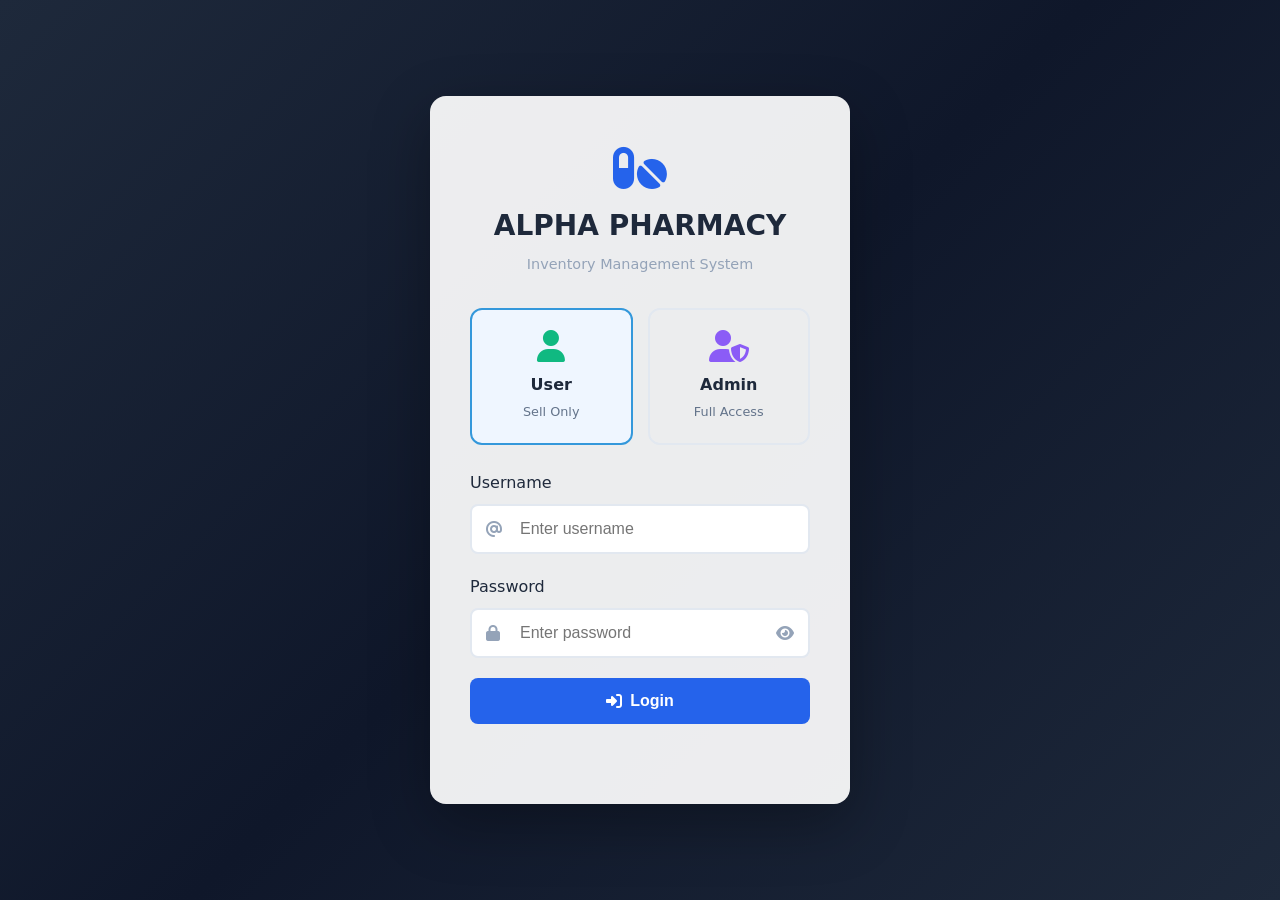
<file: index.html>
<!DOCTYPE html>
<html lang="en">
<head>
  <meta charset="UTF-8" />
  <meta name="viewport" content="width=device-width, initial-scale=1, maximum-scale=1" />
  <title>ALPHA PHARMACY - Dashboard</title>
  <link rel="stylesheet" href="https://cdnjs.cloudflare.com/ajax/libs/font-awesome/6.5.1/css/all.min.css" />
  <link rel="stylesheet" href="style.css" />
</head>
<body>
  <script>
    if (localStorage.getItem("isLoggedIn") !== "true") {
      window.location.replace("login.html");
    }
    
    // Set background based on role
    var role = localStorage.getItem('role');
    if (role === 'admin') {
      document.body.className = 'admin-page';
    } else {
      document.body.className = 'user-page';
    }
    
    window.addEventListener('popstate', function() {
      window.location.href = 'login.html';
    });
    
    history.pushState(null, '', window.location.href);
  </script>
  
  <!-- Login Page placeholder (hidden) -->
  <div id="loginPage" style="display: none;"></div>

  <!-- Main App (hidden until login) -->
  <div id="mainApp" class="app-container" style="display: none;">
    <!-- Sidebar always visible on PC -->
    <aside class="sidebar" id="sidebar">
      <div class="logo">
        <i class="fa-solid fa-pills"></i>
        <span>ALPHA PHARMACY</span>
      </div>
      
      <!-- Admin Navigation -->
      <nav class="nav-menu" id="adminNavItems" style="display: none;">
        <a href="#" class="nav-item active" data-page="dashboard">
          <i class="fa-solid fa-chart-line"></i>
          <span>Dashboard</span>
        </a>
        <a href="#" class="nav-item" data-page="sell">
          <i class="fa-solid fa-cash-register"></i>
          <span>Sell Drugs</span>
        </a>
        <a href="#" class="nav-item" data-page="sales">
          <i class="fa-solid fa-receipt"></i>
          <span>Sales History</span>
        </a>
        <a href="#" class="nav-item" data-page="inventory">
          <i class="fa-solid fa-boxes-stacked"></i>
          <span>Inventory</span>
        </a>
        <a href="#" class="nav-item" data-page="stock">
          <i class="fa-solid fa-warehouse"></i>
          <span>Stock Available</span>
        </a>
        <a href="#" class="nav-item" data-page="restock">
          <i class="fa-solid fa-boxes-packing"></i>
          <span>Restock</span>
        </a>
        <a href="#" class="nav-item" data-page="expiry">
          <i class="fa-solid fa-calendar-xmark"></i>
          <span>Expiry Dates</span>
        </a>
        <a href="#" class="nav-item" data-page="add-drug" id="addDrugNavBtn">
          <i class="fa-solid fa-plus-circle"></i>
          <span>Add Drugs</span>
        </a>
        <a href="#" class="nav-item" data-page="admin-panel">
          <i class="fa-solid fa-gear"></i>
          <span>Admin Panel</span>
        </a>
      </nav>
      
      <!-- User Navigation (limited access) -->
      <nav class="nav-menu" id="userNavItems" style="display: none;">
        <a href="#" class="nav-item active" data-page="dashboard">
          <i class="fa-solid fa-chart-line"></i>
          <span>Dashboard</span>
        </a>
        <a href="#" class="nav-item" data-page="sell">
          <i class="fa-solid fa-cash-register"></i>
          <span>Sell Drugs</span>
        </a>
        <a href="#" class="nav-item" data-page="sales">
          <i class="fa-solid fa-receipt"></i>
          <span>Sales History</span>
        </a>
      </nav>
      
      <div class="sidebar-footer">
        <div class="user-info">
          <i class="fa-solid fa-user-circle"></i>
          <span id="userInfoName">User</span>
        </div>
        <a href="login.html" class="logout-btn" onclick="logout(); return false;">
          <i class="fa-solid fa-sign-out-alt"></i> Logout
        </a>
      </div>
    </aside>

    <!-- Mobile Toggle Button -->
    <button id="menuToggle" onclick="toggleSidebar()" style="display:none;position:fixed;top:10px;left:10px;z-index:2000;background:#2563eb;color:#fff;border:none;padding:12px;border-radius:8px;cursor:pointer;font-size:18px;">
      <i class="fa-solid fa-bars"></i>
    </button>
    
    <script>
      function toggleSidebar() {
        var sidebar = document.getElementById('sidebar');
        sidebar.classList.toggle('show-sidebar');
      }
      
      function checkMobile() {
        var btn = document.getElementById('menuToggle');
        if (window.innerWidth <= 768) {
          btn.style.display = 'block';
        } else {
          btn.style.display = 'none';
        }
      }
      checkMobile();
      window.addEventListener('resize', checkMobile);
    </script>

    <!-- Main Content -->
    <main class="main-content">
      <!-- Dashboard Page -->
      <section id="dashboard-page" class="page active">
        <header class="page-header">
          <h1><i class="fa-solid fa-chart-line"></i> Dashboard</h1>
          <p class="date-display" id="currentDate"></p>
        </header>

        <div class="dashboard-stats">
          <div class="stat-card total-sales">
            <div class="stat-icon">
              <i class="fa-solid fa-coins"></i>
            </div>
            <div class="stat-info">
              <span class="stat-label">Total Sales</span>
              <span class="stat-value" id="totalSales">KSh 0</span>
            </div>
          </div>
          <div class="stat-card daily">
            <div class="stat-icon">
              <i class="fa-solid fa-calendar-day"></i>
            </div>
            <div class="stat-info">
              <span class="stat-label">Today's Sales</span>
              <span class="stat-value" id="dailyTotal">KSh 0</span>
            </div>
          </div>
          <div class="stat-card monthly">
            <div class="stat-icon">
              <i class="fa-solid fa-calendar"></i>
            </div>
            <div class="stat-info">
              <span class="stat-label">This Month</span>
              <span class="stat-value" id="monthlyTotal">KSh 0</span>
            </div>
          </div>
          <div class="stat-card yearly">
            <div class="stat-icon">
              <i class="fa-solid fa-calendar-check"></i>
            </div>
            <div class="stat-info">
              <span class="stat-label">This Year</span>
              <span class="stat-value" id="yearlyTotal">KSh 0</span>
            </div>
          </div>
        </div>

        <div class="recent-sales-section">
          <h2><i class="fa-solid fa-clock-rotate-left"></i> Recent Sales</h2>
          <div class="table-container">
            <table class="data-table">
              <thead>
                <tr>
                  <th>Drug</th>
                  <th>Category</th>
                  <th>Qty</th>
                  <th>Total</th>
                  <th>Date</th>
                </tr>
              </thead>
              <tbody id="recentSalesBody"></tbody>
            </table>
          </div>
        </div>
      </section>

      <!-- Sell Drugs Page -->
      <section id="sell-page" class="page">
        <header class="page-header">
          <h1><i class="fa-solid fa-cash-register"></i> Sell Drugs</h1>
        </header>

        <div class="sell-form-container">
          <div class="form-card">
            <h3>New Sale</h3>
            <div class="form-group search-group">
              <label>Search Drug</label>
              <input type="text" id="drugSearch" placeholder="Search by name or category..." class="search-input" />
            </div>
            <div class="form-group">
              <label>Select Drug</label>
              <select id="drugSelect" class="form-select"></select>
            </div>
            <div class="form-group">
              <label>Quantity</label>
              <input type="number" id="qty" placeholder="Enter quantity" class="form-input" min="1" />
            </div>
            <button class="btn-primary" onclick="sellDrug()">
              <i class="fa-solid fa-check"></i> Complete Sale
            </button>
          </div>
        </div>
      </section>

      <!-- Sales History Page -->
      <section id="sales-page" class="page">
        <header class="page-header">
          <h1><i class="fa-solid fa-receipt"></i> Sales History</h1>
        </header>

        <div class="filters-section">
          <div class="date-filters">
            <div class="filter-group">
              <label>From</label>
              <input type="date" id="startDate" class="form-input" />
            </div>
            <div class="filter-group">
              <label>To</label>
              <input type="date" id="endDate" class="form-input" />
            </div>
            <button class="btn-secondary" id="filterSalesBtn">
              <i class="fa-solid fa-filter"></i> Filter
            </button>
            <button class="btn-outline" id="clearSalesFilterBtn">
              <i class="fa-solid fa-xmark"></i> Clear
            </button>
          </div>
        </div>

        <div class="table-container">
          <table class="data-table">
            <thead>
              <tr>
                <th>Drug</th>
                <th>Category</th>
                <th>Quantity</th>
                <th>Total (KSh)</th>
                <th>Date</th>
                <th>Actions</th>
              </tr>
            </thead>
            <tbody id="salesBody"></tbody>
          </table>
        </div>
      </section>

      <!-- Inventory Page -->
      <section id="inventory-page" class="page">
        <header class="page-header">
          <h1><i class="fa-solid fa-boxes-stacked"></i> Inventory</h1>
          <button class="btn-primary" onclick="showAddDrugModal()" id="inventoryAddBtn" style="display: none;">
            <i class="fa-solid fa-plus"></i> Add Drug
          </button>
        </header>

        <div class="inventory-stats">
          <div class="inv-stat">
            <span class="inv-value" id="totalDrugs">0</span>
            <span class="inv-label">Total Drugs</span>
          </div>
          <div class="inv-stat">
            <span class="inv-value low-stock" id="lowStockCount">0</span>
            <span class="inv-label">Low Stock</span>
          </div>
          <div class="inv-stat">
            <span class="inv-value" id="totalValue">KSh 0</span>
            <span class="inv-label">Total Value</span>
          </div>
        </div>

        <div class="table-container">
          <table class="data-table">
            <thead>
              <tr>
                <th>Name</th>
                <th>Category</th>
                <th>Price</th>
                <th>Quantity</th>
                <th>Expiry</th>
                <th>Actions</th>
              </tr>
            </thead>
            <tbody id="inventoryBody"></tbody>
          </table>
        </div>
      </section>

      <!-- Stock Available Page (Admin Only) -->
      <section id="stock-page" class="page">
        <header class="page-header">
          <h1><i class="fa-solid fa-warehouse"></i> Stock Available</h1>
        </header>
        
        <div class="form-group search-group">
          <input type="text" id="stockSearch" placeholder="Search drugs..." class="search-input" />
        </div>

        <div class="table-container">
          <table class="data-table">
            <thead>
              <tr>
                <th>Drug Name</th>
                <th>Category</th>
                <th>Quantity</th>
                <th>Price</th>
                <th>Status</th>
              </tr>
            </thead>
            <tbody id="stockBody"></tbody>
          </table>
        </div>
      </section>

      <!-- Restock Page (Admin Only) -->
      <section id="restock-page" class="page">
        <header class="page-header">
          <h1><i class="fa-solid fa-boxes-packing"></i> Restock Drugs</h1>
        </header>

        <div class="form-card" style="max-width: 600px;">
          <div class="low-stock-notice" id="lowStockNotice" style="display: none;">
            <h3><i class="fa-solid fa-triangle-exclamation"></i> Low Stock Items</h3>
            <ul id="lowStockList"></ul>
          </div>

          <form id="restockForm">
            <div class="form-group">
              <label>Select Drug</label>
              <select id="restockDrugSelect" class="form-select">
                <option value="">Select a drug to restock</option>
              </select>
            </div>
            <div class="form-group">
              <label>Current Stock</label>
              <input type="number" id="restockCurrentStock" class="form-input" readonly />
            </div>
            <div class="form-group">
              <label>Quantity to Add</label>
              <input type="number" id="restockQuantity" class="form-input" min="1" placeholder="Enter quantity to add" />
            </div>
            <div class="form-group">
              <label>Supplier</label>
              <input type="text" id="restockSupplier" class="form-input" placeholder="Enter supplier name" />
            </div>
            <button type="submit" class="btn-primary">
              <i class="fa-solid fa-plus"></i> Update Stock
            </button>
          </form>
        </div>
      </section>

      <!-- Expiry Dates Page (Admin Only) -->
      <section id="expiry-page" class="page">
        <header class="page-header">
          <h1><i class="fa-solid fa-calendar-xmark"></i> Expiry Dates</h1>
        </header>

        <div class="filter-buttons">
          <button class="filter-btn active" data-filter="all">All</button>
          <button class="filter-btn" data-filter="expired">Expired</button>
          <button class="filter-btn" data-filter="soon">Expiring Soon (30 days)</button>
          <button class="filter-btn" data-filter="ok">OK</button>
        </div>

        <div class="table-container">
          <table class="data-table">
            <thead>
              <tr>
                <th>Drug Name</th>
                <th>Quantity</th>
                <th>Expiry Date</th>
                <th>Days Left</th>
                <th>Status</th>
              </tr>
            </thead>
            <tbody id="expiryBody"></tbody>
          </table>
        </div>
      </section>

      <!-- Add Drug Page (Admin Only) -->
      <section id="add-drug-page" class="page">
        <header class="page-header">
          <h1><i class="fa-solid fa-plus-circle"></i> Add New Drug</h1>
        </header>

        <form id="addDrugPageForm" class="form-card" style="max-width: 600px;">
          <div class="form-group">
            <label>Drug Name</label>
            <input type="text" id="addDrugName" class="form-input" placeholder="Enter drug name" required />
          </div>
          <div class="form-group">
            <label>Category</label>
            <select id="addDrugCategory" class="form-select">
              <option value="Pain Relief">Pain Relief</option>
              <option value="Antibiotic">Antibiotic</option>
              <option value="Allergy">Allergy</option>
              <option value="Vitamins">Vitamins</option>
              <option value="Other">Other</option>
            </select>
          </div>
          <div class="form-row">
            <div class="form-group">
              <label>Price (KSh)</label>
              <input type="number" id="addDrugPrice" class="form-input" min="0" placeholder="Enter price" required />
            </div>
            <div class="form-group">
              <label>Quantity</label>
              <input type="number" id="addDrugQuantity" class="form-input" min="0" placeholder="Enter quantity" required />
            </div>
          </div>
          <div class="form-group">
            <label>Expiry Date</label>
            <input type="date" id="addDrugExpiry" class="form-input" />
          </div>
          <button type="submit" class="btn-primary">
            <i class="fa-solid fa-save"></i> Save Drug
          </button>
        </form>
      </section>

      <!-- Admin Panel Page -->
      <section id="admin-panel-page" class="page">
        <header class="page-header">
          <h1><i class="fa-solid fa-gear"></i> Admin Panel</h1>
        </header>

        <div class="form-card" style="max-width: 600px;">
          <h3>Account Settings</h3>
          
          <div class="form-group">
            <label>Current User</label>
            <input type="text" id="adminUsername" class="form-input" readonly />
          </div>
          
          <div class="form-group">
            <label>Role</label>
            <input type="text" id="adminRole" class="form-input" readonly />
          </div>
          
          <div class="form-actions" style="margin-top: 24px;">
            <button class="btn-danger" onclick="logout()">
              <i class="fa-solid fa-sign-out-alt"></i> Logout
            </button>
          </div>
        </div>

        <div class="form-card" style="max-width: 600px; margin-top: 20px;">
          <h3>Session Info</h3>
          <p style="color: var(--gray-400); margin-bottom: 16px;">Manage your session and security settings.</p>
          
          <div style="display: flex; align-items: center; gap: 12px;">
            <i class="fa-solid fa-shield-halved" style="font-size: 2rem; color: var(--primary);"></i>
            <div>
              <strong>Secure Session</strong>
              <p style="font-size: 0.85rem; color: var(--gray-400);">Your session is protected</p>
            </div>
          </div>
        </div>
      </section>
    </main>
  </div>

  <!-- Modal for Add/Edit Drug -->
  <div id="drugModal" class="modal">
    <div class="modal-content">
      <div class="modal-header">
        <h2 id="modalTitle">Add New Drug</h2>
        <button class="close-modal" onclick="closeModal()">&times;</button>
      </div>
      <form id="drugForm" onsubmit="saveDrug(event)">
        <input type="hidden" id="editDrugId" />
        <div class="form-group">
          <label>Drug Name</label>
          <input type="text" id="drugName" required class="form-input" />
        </div>
        <div class="form-group">
          <label>Category</label>
          <select id="drugCategory" class="form-select">
            <option value="Pain Relief">Pain Relief</option>
            <option value="Antibiotic">Antibiotic</option>
            <option value="Allergy">Allergy</option>
            <option value="Vitamins">Vitamins</option>
            <option value="Other">Other</option>
          </select>
        </div>
        <div class="form-row">
          <div class="form-group">
            <label>Price (KSh)</label>
            <input type="number" id="drugPrice" required class="form-input" min="0" />
          </div>
          <div class="form-group">
            <label>Quantity</label>
            <input type="number" id="drugQuantity" required class="form-input" min="0" />
          </div>
        </div>
        <div class="form-group">
          <label>Expiry Date</label>
          <input type="date" id="drugExpiry" class="form-input" />
        </div>
        <div class="form-actions">
          <button type="submit" class="btn-primary">Save Drug</button>
          <button type="button" class="btn-outline" onclick="closeModal()">Cancel</button>
        </div>
      </form>
    </div>
  </div>

  <!-- Firebase SDK -->
  <script type="module">
    import { initializeApp } from "https://www.gstatic.com/firebasejs/11.9.1/firebase-app.js";
    import { getFirestore, collection, getDocs, addDoc, updateDoc, doc, deleteDoc } from "https://www.gstatic.com/firebasejs/11.9.1/firebase-firestore.js";

    const firebaseConfig = {
      apiKey: "AIzaSyCdmk_aELyYMjVAwtjw-YJCbW7Cjjkcrj4",
      authDomain: "alpha-pharmacy-7398a.firebaseapp.com",
      projectId: "alpha-pharmacy-7398a",
      storageBucket: "alpha-pharmacy-7398a.firebasestorage.app",
      messagingSenderId: "172892212499",
      appId: "1:172892212499:web:244f521e16ccd07f135ee6",
      measurementId: "G-G04SGRL56Z"
    };

    const app = initializeApp(firebaseConfig);
    const db = getFirestore(app);

    window.db = db;
    window.collection = collection;
    window.getDocs = getDocs;
    window.addDoc = addDoc;
    window.updateDoc = updateDoc;
    window.doc = doc;
    window.deleteDoc = deleteDoc;
  </script>

  <script src="app.js"></script>
</body>
</html>
</file>
<file: style.css>
/* ===== Login Page ===== */
.login-page {
  min-height: 100vh;
  display: flex;
  align-items: center;
  justify-content: center;
  background: linear-gradient(135deg, #1e293b 0%, #0f172a 50%, #1e293b 100%);
  padding: 20px;
}

.login-container {
  background: var(--white);
  border-radius: 16px;
  padding: 48px 40px;
  width: 100%;
  max-width: 420px;
  box-shadow: 0 25px 50px -12px rgba(0,0,0,0.25);
  animation: slideUp 0.4s ease;
}

@keyframes slideUp {
  from { opacity: 0; transform: translateY(30px); }
  to { opacity: 1; transform: translateY(0); }
}

.login-header {
  text-align: center;
  margin-bottom: 32px;
}

.login-header i {
  font-size: 3rem;
  color: var(--primary);
  margin-bottom: 12px;
  display: block;
}

.login-header h1 {
  font-size: 1.75rem;
  font-weight: 700;
  color: var(--dark);
  margin-bottom: 4px;
}

.login-header p {
  color: var(--gray-400);
  font-size: 0.9rem;
}

.login-form .form-group {
  margin-bottom: 20px;
}

.login-form .form-group label {
  display: block;
  font-weight: 500;
  margin-bottom: 8px;
  color: var(--dark);
}

.input-group {
  position: relative;
}

.input-group i {
  position: absolute;
  left: 16px;
  top: 50%;
  transform: translateY(-50%);
  color: var(--gray-400);
  font-size: 1rem;
}

.input-group .toggle-password {
  position: absolute;
  right: 16px;
  left: auto;
  cursor: pointer;
  color: var(--gray-400);
}

.input-group .toggle-password:hover {
  color: var(--dark);
}

.input-group input {
  width: 100%;
  padding: 14px 48px;
  border: 2px solid var(--gray-200);
  border-radius: var(--radius);
  font-size: 1rem;
  transition: var(--transition);
}

.input-group input:focus {
  outline: none;
  border-color: var(--primary);
  box-shadow: 0 0 0 4px rgba(37, 99, 235, 0.1);
}

.btn-login {
  width: 100%;
  padding: 14px;
  background: var(--primary);
  color: var(--white);
  border: none;
  border-radius: var(--radius);
  font-size: 1rem;
  font-weight: 600;
  cursor: pointer;
  transition: var(--transition);
  display: flex;
  align-items: center;
  justify-content: center;
  gap: 8px;
}

.btn-login:hover {
  background: var(--primary-dark);
  transform: translateY(-2px);
}

.error-message {
  color: var(--danger);
  text-align: center;
  margin-top: 12px;
  font-size: 0.875rem;
  min-height: 20px;
}

/* ===== CSS Variables ===== */
:root {
  --primary: #2563eb;
  --primary-dark: #1d4ed8;
  --secondary: #64748b;
  --success: #10b981;
  --warning: #f59e0b;
  --danger: #ef4444;
  --dark: #1e293b;
  --light: #f8fafc;
  --white: #ffffff;
  --gray-100: #f1f5f9;
  --gray-200: #e2e8f0;
  --gray-300: #cbd5e1;
  --gray-400: #94a3b8;
  --shadow: 0 1px 3px rgba(0,0,0,0.1), 0 1px 2px rgba(0,0,0,0.06);
  --shadow-lg: 0 10px 15px -3px rgba(0,0,0,0.1), 0 4px 6px -2px rgba(0,0,0,0.05);
  --radius: 8px;
  --radius-lg: 12px;
  --transition: all 0.2s ease;
}

/* ===== Reset & Base ===== */
* {
  margin: 0;
  padding: 0;
  box-sizing: border-box;
}

body {
  font-family: 'Segoe UI', system-ui, -apple-system, sans-serif;
  background-color: var(--gray-100);
  color: var(--dark);
  line-height: 1.6;
}

/* Admin page background */
body.admin-page {
  background: linear-gradient(-45deg, #1e3a8a, #1e40af, #3730a3, #4338ca);
  background-size: 400% 400%;
  animation: adminGradient 15s ease infinite;
}

@keyframes adminGradient {
  0% { background-position: 0% 50%; }
  50% { background-position: 100% 50%; }
  100% { background-position: 0% 50%; }
}

/* User page background */
body.user-page {
  background: linear-gradient(-45deg, #047857, #059669, #0d9488, #14b8a6);
  background-size: 400% 400%;
  animation: userGradient 15s ease infinite;
}

@keyframes userGradient {
  0% { background-position: 0% 50%; }
  50% { background-position: 100% 50%; }
  100% { background-position: 0% 50%; }
}

body::before {
  content: '';
  position: fixed;
  top: 0;
  left: 0;
  width: 100%;
  height: 100%;
  background: rgba(255, 255, 255, 0.85);
  z-index: -1;
}

/* ===== App Container ===== */
.app-container {
  display: flex;
  min-height: 100vh;
}

/* ===== Sidebar ===== */
.sidebar {
  width: 260px;
  background: linear-gradient(180deg, var(--dark) 0%, #0f172a 100%);
  color: var(--white);
  display: flex;
  flex-direction: column;
  position: fixed;
  height: 100vh;
  z-index: 100;
}

.logo {
  padding: 24px;
  display: flex;
  align-items: center;
  gap: 12px;
  font-size: 1.5rem;
  font-weight: 700;
  border-bottom: 1px solid rgba(255,255,255,0.1);
}

.logo i {
  color: var(--primary);
  font-size: 1.8rem;
}

.nav-menu {
  flex: 1;
  padding: 20px 12px;
  display: flex;
  flex-direction: column;
  gap: 4px;
}

.nav-item {
  display: flex;
  align-items: center;
  gap: 12px;
  padding: 14px 16px;
  color: var(--gray-400);
  text-decoration: none;
  border-radius: var(--radius);
  transition: var(--transition);
  font-weight: 500;
}

.nav-item i {
  width: 20px;
  text-align: center;
}

.nav-item:hover {
  background: rgba(255,255,255,0.05);
  color: var(--white);
}

.nav-item.active {
  background: var(--primary);
  color: var(--white);
}

.sidebar-footer {
  padding: 20px;
  border-top: 1px solid rgba(255,255,255,0.1);
}

.user-info {
  display: flex;
  align-items: center;
  gap: 10px;
  color: var(--gray-400);
  font-size: 0.9rem;
  margin-bottom: 12px;
}

.user-info i {
  font-size: 1.5rem;
}

.logout-btn {
  width: 100%;
  display: flex;
  align-items: center;
  justify-content: center;
  gap: 8px;
  padding: 10px;
  background: rgba(239, 68, 68, 0.2);
  color: #f87171;
  border: 1px solid rgba(239, 68, 68, 0.3);
  border-radius: var(--radius);
  cursor: pointer;
  transition: var(--transition);
  font-size: 0.9rem;
}

.logout-btn:hover {
  background: rgba(239, 68, 68, 0.3);
  color: #fff;
}

/* ===== Main Content ===== */
.main-content {
  flex: 1;
  margin-left: 260px;
  padding: 24px;
  min-height: 100vh;
}

.page {
  display: none;
  animation: fadeIn 0.3s ease;
}

.page.active {
  display: block;
}

@keyframes fadeIn {
  from { opacity: 0; transform: translateY(10px); }
  to { opacity: 1; transform: translateY(0); }
}

/* ===== Page Header ===== */
.page-header {
  display: flex;
  justify-content: space-between;
  align-items: center;
  margin-bottom: 24px;
}

.page-header h1 {
  font-size: 1.75rem;
  font-weight: 600;
  color: var(--dark);
  display: flex;
  align-items: center;
  gap: 12px;
}

.page-header h1 i {
  color: var(--primary);
}

.date-display {
  color: var(--gray-400);
  font-size: 0.9rem;
}

/* ===== Dashboard Stats ===== */
.dashboard-stats {
  display: grid;
  grid-template-columns: repeat(auto-fit, minmax(240px, 1fr));
  gap: 20px;
  margin-bottom: 32px;
}

.stat-card {
  background: var(--white);
  border-radius: var(--radius-lg);
  padding: 24px;
  display: flex;
  align-items: center;
  gap: 16px;
  box-shadow: var(--shadow);
  transition: var(--transition);
}

.stat-card:hover {
  transform: translateY(-4px);
  box-shadow: var(--shadow-lg);
}

.stat-icon {
  width: 56px;
  height: 56px;
  border-radius: var(--radius);
  display: flex;
  align-items: center;
  justify-content: center;
  font-size: 1.5rem;
}

.stat-card.total-sales .stat-icon {
  background: linear-gradient(135deg, #f59e0b, #d97706);
  color: var(--white);
}

.stat-card.daily .stat-icon {
  background: linear-gradient(135deg, #f97316, #ea580c);
  color: var(--white);
}

.stat-card.monthly .stat-icon {
  background: linear-gradient(135deg, #10b981, #059669);
  color: var(--white);
}

.stat-card.yearly .stat-icon {
  background: linear-gradient(135deg, #8b5cf6, #7c3aed);
  color: var(--white);
}

.stat-info {
  display: flex;
  flex-direction: column;
}

.stat-label {
  font-size: 0.875rem;
  color: var(--gray-400);
  font-weight: 500;
}

.stat-value {
  font-size: 1.5rem;
  font-weight: 700;
  color: var(--dark);
}

/* ===== Recent Sales Section ===== */
.recent-sales-section h2 {
  font-size: 1.25rem;
  font-weight: 600;
  margin-bottom: 16px;
  display: flex;
  align-items: center;
  gap: 10px;
}

.recent-sales-section h2 i {
  color: var(--primary);
}

/* ===== Tables ===== */
.table-container {
  background: var(--white);
  border-radius: var(--radius-lg);
  box-shadow: var(--shadow);
  overflow: hidden;
}

.data-table {
  width: 100%;
  border-collapse: collapse;
}

.data-table thead {
  background: var(--gray-100);
}

.data-table th {
  padding: 14px 16px;
  text-align: left;
  font-weight: 600;
  font-size: 0.875rem;
  color: var(--gray-400);
  text-transform: uppercase;
  letter-spacing: 0.05em;
}

.data-table td {
  padding: 14px 16px;
  border-bottom: 1px solid var(--gray-200);
}

.data-table tbody tr:hover {
  background: var(--gray-50);
}

.data-table tbody tr:last-child td {
  border-bottom: none;
}

/* ===== Sell Form ===== */
.sell-form-container {
  max-width: 600px;
  margin: 0 auto;
}

.form-card {
  background: var(--white);
  border-radius: var(--radius-lg);
  padding: 32px;
  box-shadow: var(--shadow);
}

.form-card h3 {
  font-size: 1.25rem;
  margin-bottom: 24px;
  padding-bottom: 16px;
  border-bottom: 1px solid var(--gray-200);
}

.form-group {
  margin-bottom: 20px;
}

.form-group label {
  display: block;
  font-weight: 500;
  margin-bottom: 8px;
  color: var(--dark);
}

.form-input, .form-select {
  width: 100%;
  padding: 12px 16px;
  border: 1px solid var(--gray-300);
  border-radius: var(--radius);
  font-size: 1rem;
  transition: var(--transition);
  background: var(--white);
}

.form-input:focus, .form-select:focus {
  outline: none;
  border-color: var(--primary);
  box-shadow: 0 0 0 3px rgba(37, 99, 235, 0.1);
}

.search-input {
  width: 100%;
  padding: 12px 16px;
  border: 1px solid var(--gray-300);
  border-radius: var(--radius);
  font-size: 1rem;
  margin-bottom: 12px;
}

/* ===== Buttons ===== */
.btn-primary {
  display: inline-flex;
  align-items: center;
  gap: 8px;
  padding: 12px 24px;
  background: var(--primary);
  color: var(--white);
  border: none;
  border-radius: var(--radius);
  font-size: 1rem;
  font-weight: 500;
  cursor: pointer;
  transition: var(--transition);
}

.btn-primary:hover {
  background: var(--primary-dark);
  transform: translateY(-1px);
}

.btn-secondary {
  display: inline-flex;
  align-items: center;
  gap: 8px;
  padding: 10px 20px;
  background: var(--primary);
  color: var(--white);
  border: none;
  border-radius: var(--radius);
  font-size: 0.9rem;
  font-weight: 500;
  cursor: pointer;
  transition: var(--transition);
}

.btn-secondary:hover {
  background: var(--primary-dark);
}

.btn-outline {
  display: inline-flex;
  align-items: center;
  gap: 8px;
  padding: 10px 20px;
  background: transparent;
  color: var(--gray-400);
  border: 1px solid var(--gray-300);
  border-radius: var(--radius);
  font-size: 0.9rem;
  font-weight: 500;
  cursor: pointer;
  transition: var(--transition);
}

.btn-outline:hover {
  border-color: var(--dark);
  color: var(--dark);
}

.btn-danger {
  background: var(--danger);
  color: var(--white);
}

.btn-danger:hover {
  background: #dc2626;
}

/* ===== Filters Section ===== */
.filters-section {
  background: var(--white);
  padding: 20px;
  border-radius: var(--radius-lg);
  margin-bottom: 24px;
  box-shadow: var(--shadow);
}

.date-filters {
  display: flex;
  align-items: flex-end;
  gap: 16px;
  flex-wrap: wrap;
}

.filter-group {
  display: flex;
  flex-direction: column;
  gap: 6px;
}

.filter-group label {
  font-size: 0.875rem;
  font-weight: 500;
  color: var(--gray-400);
}

/* ===== Inventory Stats ===== */
.inventory-stats {
  display: flex;
  gap: 24px;
  margin-bottom: 24px;
  flex-wrap: wrap;
}

.inv-stat {
  background: var(--white);
  padding: 20px 32px;
  border-radius: var(--radius-lg);
  box-shadow: var(--shadow);
  display: flex;
  flex-direction: column;
  align-items: center;
}

.inv-value {
  font-size: 1.75rem;
  font-weight: 700;
  color: var(--dark);
}

.inv-value.low-stock {
  color: var(--danger);
}

.inv-label {
  font-size: 0.875rem;
  color: var(--gray-400);
}

/* ===== Modal ===== */
.modal {
  display: none;
  position: fixed;
  top: 0;
  left: 0;
  width: 100%;
  height: 100%;
  background: rgba(0,0,0,0.5);
  z-index: 1000;
  align-items: center;
  justify-content: center;
}

.modal.active {
  display: flex;
}

.modal-content {
  background: var(--white);
  border-radius: var(--radius-lg);
  width: 100%;
  max-width: 500px;
  max-height: 90vh;
  overflow-y: auto;
  box-shadow: var(--shadow-lg);
}

.modal-header {
  display: flex;
  justify-content: space-between;
  align-items: center;
  padding: 20px 24px;
  border-bottom: 1px solid var(--gray-200);
}

.modal-header h2 {
  font-size: 1.25rem;
  font-weight: 600;
}

.close-modal {
  background: none;
  border: none;
  font-size: 1.5rem;
  color: var(--gray-400);
  cursor: pointer;
  padding: 4px;
  line-height: 1;
}

.close-modal:hover {
  color: var(--dark);
}

#drugForm {
  padding: 24px;
}

.form-row {
  display: grid;
  grid-template-columns: 1fr 1fr;
  gap: 16px;
}

.form-actions {
  display: flex;
  gap: 12px;
  margin-top: 24px;
}

.form-actions .btn-primary {
  flex: 1;
}

/* ===== Table Actions ===== */
.action-btns {
  display: flex;
  gap: 8px;
}

.action-btn {
  padding: 6px 12px;
  border: none;
  border-radius: 4px;
  font-size: 0.8rem;
  cursor: pointer;
  transition: var(--transition);
}

.action-btn.edit {
  background: var(--warning);
  color: var(--dark);
}

.action-btn.delete {
  background: var(--danger);
  color: var(--white);
}

.action-btn:hover {
  opacity: 0.9;
}

/* ===== Stock Status ===== */
.stock-status {
  display: inline-block;
  padding: 4px 8px;
  border-radius: 4px;
  font-size: 0.75rem;
  font-weight: 500;
}

.stock-status.in-stock {
  background: #d1fae5;
  color: #065f46;
}

.stock-status.low-stock {
  background: #fef3c7;
  color: #92400e;
}

.stock-status.out-of-stock {
  background: #fee2e2;
  color: #991b1b;
}

/* ===== Responsive ===== */
@media (max-width: 768px) {
  .sidebar {
    position: fixed;
    left: -80px;
    width: 80px;
    z-index: 1000;
    background: rgba(30, 41, 59, 0.95);
  }
  
  .show-sidebar {
    left: 0;
  }
  
  .logo {
    justify-content: center;
    background: rgba(37, 99, 235, 0.9);
  }
  
  .nav-item {
    justify-content: center;
    padding: 14px;
    flex-direction: column;
    gap: 4px;
    font-size: 0.75rem;
    color: #fff;
  }
  
  .nav-item i {
    font-size: 1.25rem;
    color: #60a5fa;
  }
  
  .nav-item:hover, .nav-item.active {
    background: rgba(37, 99, 235, 0.8);
  }
  
  .nav-item.active i {
    color: #fff;
  }
  
  .logo i {
    color: #fff;
  }
  
  .logo span {
    display: none;
  }
  
  .nav-item span, .user-info span, .logout-btn span {
    display: none;
  }
  
  .user-info {
    justify-content: center;
    color: #fff;
  }
  
  .user-info i {
    color: #60a5fa;
  }
  
  .logout-btn {
    justify-content: center;
    color: #fca5a5;
  }
  
  .logout-btn i {
    color: #fca5a5;
  }
  
  .main-content {
    margin-left: 0;
  }
  
  .page-header h1 {
    font-size: 1.25rem;
  }
  
  .dashboard-stats {
    grid-template-columns: 1fr;
  }
  
  .table-container {
    overflow-x: auto;
  }
  
  .data-table {
    font-size: 0.75rem;
  }
  
  .form-input, .form-select {
    padding: 12px;
    font-size: 16px;
  }
}

/* ===== Date Group Header ===== */
.date-group-header {
  background: var(--gray-100) !important;
  font-weight: 600;
}

.date-group-header td {
  padding: 10px 16px !important;
  color: var(--dark);
}

/* ===== Filter Buttons ===== */
.filter-buttons {
  display: flex;
  gap: 10px;
  margin-bottom: 20px;
  flex-wrap: wrap;
}

.filter-btn {
  padding: 8px 16px;
  border: 1px solid var(--gray-300);
  background: var(--white);
  border-radius: 20px;
  cursor: pointer;
  font-size: 0.875rem;
  transition: var(--transition);
}

.filter-btn:hover, .filter-btn.active {
  background: var(--primary);
  color: var(--white);
  border-color: var(--primary);
}

/* ===== Expiry Status ===== */
.expiry-expired { color: var(--danger); font-weight: 600; }
.expiry-soon { color: var(--warning); font-weight: 600; }
.expiry-ok { color: var(--success); font-weight: 600; }

.status-badge {
  display: inline-block;
  padding: 4px 10px;
  border-radius: 12px;
  font-size: 0.75rem;
  font-weight: 500;
}

.status-expired { background: #fee2e2; color: #dc2626; }
.status-soon { background: #fef3c7; color: #d97706; }
.status-ok { background: #d1fae5; color: #059669; }

/* ===== Stock Status ===== */
.stock-status {
  display: inline-block;
  padding: 4px 10px;
  border-radius: 4px;
  font-size: 0.75rem;
  font-weight: 500;
}

.stock-status.stock-high { background: #d1fae5; color: #059669; }
.stock-status.stock-medium { background: #fef3c7; color: #d97706; }
.stock-status.stock-low { background: #fee2e2; color: #dc2626; }
.stock-status.stock-out { background: #fee2e2; color: #991b1b; }

/* ===== Low Stock Notice ===== */
.low-stock-notice {
  background: #fef2f2;
  border: 1px solid #fecaca;
  border-radius: 8px;
  padding: 16px;
  margin-bottom: 20px;
}

.low-stock-notice h3 {
  color: var(--danger);
  margin-bottom: 10px;
  font-size: 1rem;
  display: flex;
  align-items: center;
  gap: 8px;
}

.low-stock-notice ul {
  color: var(--gray-500);
  padding-left: 20px;
}

.low-stock-notice li {
  margin-bottom: 5px;
}

/* ===== Search Group ===== */
.search-group {
  margin-bottom: 20px;
}

.search-input {
  width: 100%;
  padding: 12px 16px;
  border: 1px solid var(--gray-300);
  border-radius: var(--radius);
  font-size: 1rem;
}

/* ===== Admin Only Elements ===== */
.admin-only {
  display: none;
}
</file>
